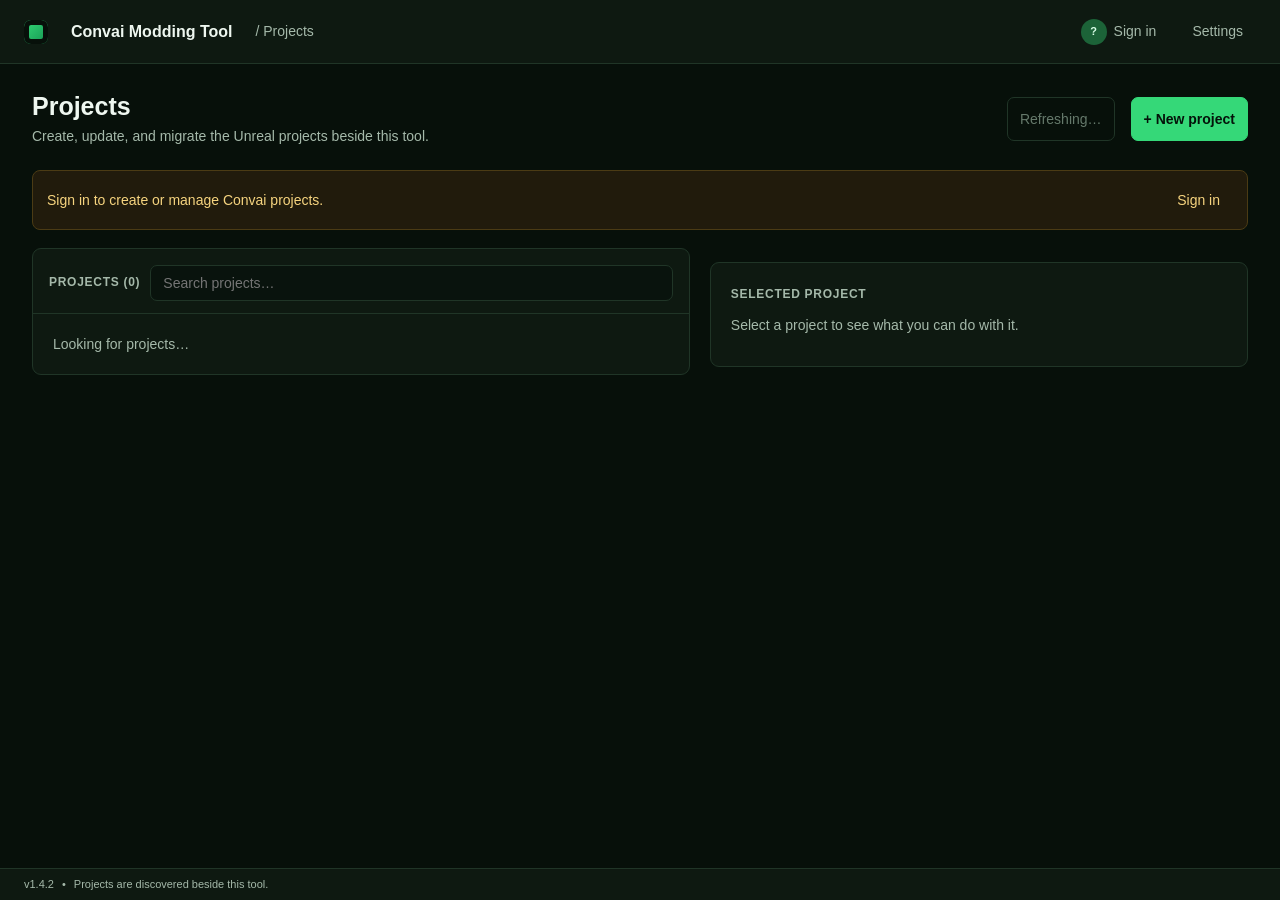
<file: gui/webui/index.html>
<!doctype html>
<html lang="en">
<head>
<meta charset="utf-8">
<meta name="viewport" content="width=device-width, initial-scale=1">
<title>Convai Modding Tool</title>
<link rel="stylesheet" href="styles.css">
</head>
<body>
<div id="app">
  <header class="bar">
    <span class="mark" aria-hidden="true"></span>
    <button class="brand" id="home-button" type="button">Convai Modding Tool</button>
    <span class="crumb" id="crumb">/ Starting</span>
    <span class="spacer"></span>
    <button class="account-button" id="account-button" type="button" hidden>
      <span class="account-avatar" id="account-avatar">?</span><span id="account-label">Sign in</span>
    </button>
    <button class="quiet" id="settings-button" type="button" hidden>Settings</button>
  </header>

  <main class="page" id="page" tabindex="-1"></main>

  <footer class="footer">
    <span id="status-version">Convai Modding Tool</span>
    <span aria-hidden="true">•</span>
    <span class="footer-hint">Projects are discovered beside this tool.</span>
    <span class="spacer"></span>
    <span id="status-right" role="status" aria-live="polite"></span>
  </footer>
</div>

<!-- Sign-in, the account menu and Settings are drawn here, over the page. -->
<div id="overlay"></div>

<script src="app.js"></script>
</body>
</html>
</file>
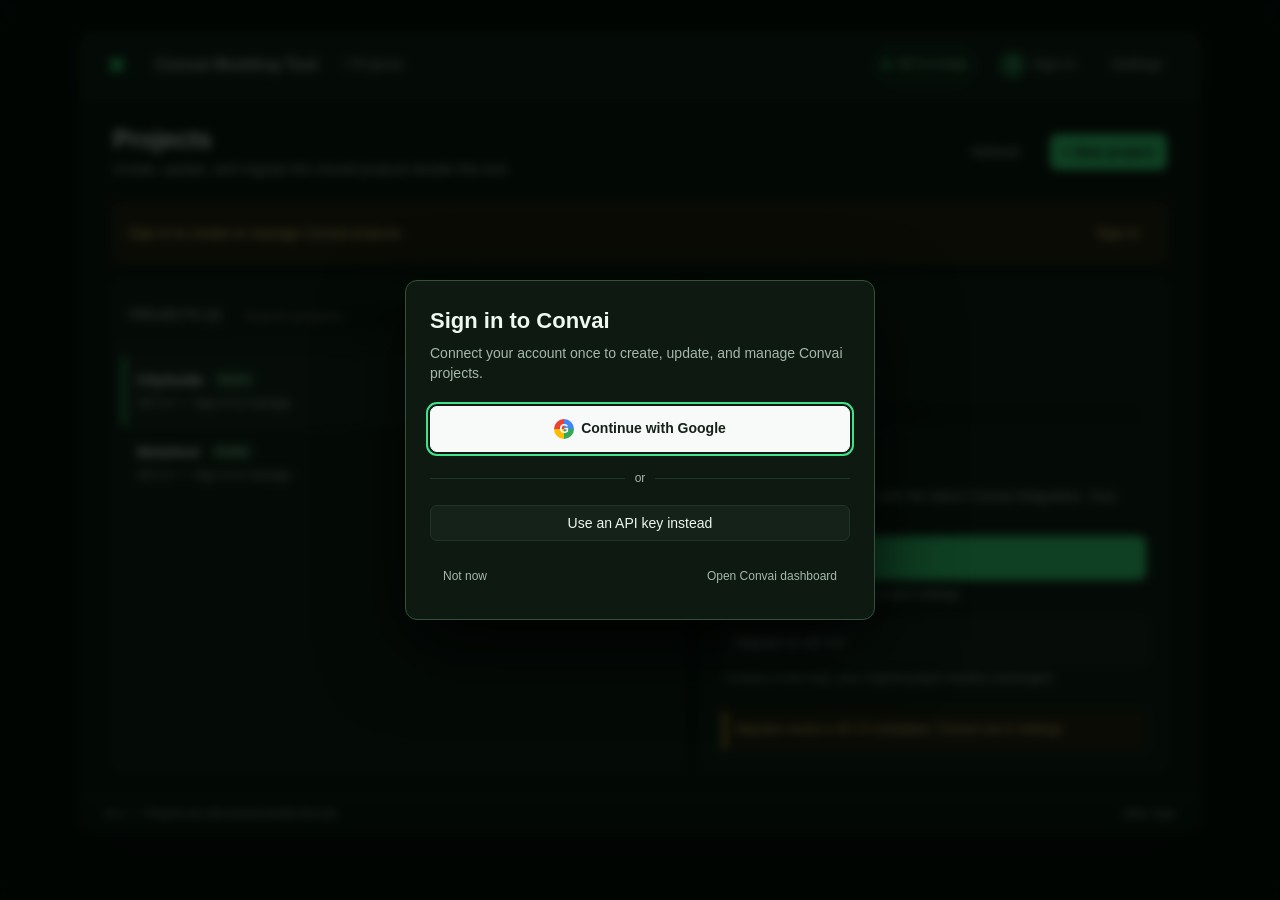
<file: docs/ui-design-preview.html>
<!doctype html>
<html lang="en">
<head>
  <meta charset="utf-8">
  <meta name="viewport" content="width=device-width, initial-scale=1">
  <title>Convai Modding Tool — UI design reference</title>
  <style>
    :root { --app:#07100a; --surface:#0e1911; --raised:#142219; --hover:#1b3022; --border:#203527; --focus:#42e18b; --text:#eef7f0; --muted:#a5b9aa; --accent:#35d878; --accent-hover:#58e996; --ink:#04130a; --warning:#f0bd45; }
    * { box-sizing:border-box; } body { margin:0; background:#020604; color:var(--text); font:14px/1.45 "Segoe UI",sans-serif; padding:32px; }
    .window { max-width:1120px; min-height:700px; margin:auto; background:var(--app); border:1px solid var(--border); border-radius:12px; overflow:hidden; box-shadow:0 24px 70px #000a; }
    .bar,.footer,.title-row,.panel-head,.project-main,.project-meta,.project-title,.stepper,.form-actions { display:flex; align-items:center; }
    .bar { height:64px; padding:0 24px; gap:14px; background:var(--surface); border-bottom:1px solid var(--border); } .mark { width:24px; height:24px; border-radius:7px; background:linear-gradient(135deg,var(--accent),#149450); box-shadow:inset 0 0 0 5px #07100a; } .brand { font-weight:700; font-size:16px; } .crumb { color:var(--muted); } .spacer { flex:1; }
    button,.search,input { min-height:36px; border-radius:7px; border:1px solid var(--border); background:var(--raised); color:var(--text); font:inherit; padding:0 12px; } button { cursor:pointer; } button:hover { background:var(--hover); border-color:#386446; } button:focus-visible,.search:focus-visible,input:focus-visible { outline:2px solid var(--focus); outline-offset:2px; } .primary { border-color:var(--accent); background:var(--accent); color:var(--ink); font-weight:700; } .primary:hover { background:var(--accent-hover); } .quiet { border-color:transparent; background:transparent; color:var(--muted); }
    .chip { display:inline-flex; align-items:center; gap:7px; border:1px solid #255a39; border-radius:999px; color:#93efbb; background:#0a2112; padding:5px 9px; font-size:12px; } .dot { width:7px; height:7px; border-radius:50%; background:var(--accent); }
    .page { padding:28px 32px; } .title-row { gap:16px; margin-bottom:24px; } h1 { font-size:25px; line-height:1.15; margin:0 0 5px; } .intro { margin:0; color:var(--muted); } .grid { display:grid; grid-template-columns:1.1fr .9fr; gap:20px; } .panel { background:var(--surface); border:1px solid var(--border); border-radius:9px; min-width:0; } .panel-head { padding:16px 16px 12px; gap:10px; border-bottom:1px solid var(--border); } .section-label { font-size:12px; font-weight:700; letter-spacing:.06em; color:var(--muted); } .search { flex:1; width:100%; background:#0a140d; }
    .projects { padding:8px; } .project { display:flex; align-items:center; min-height:72px; padding:10px 12px; border-left:3px solid transparent; border-radius:6px; gap:10px; } .project:hover { background:#101e15; } .project.selected { background:var(--raised); border-left-color:var(--accent); } .project-main { min-width:0; flex:1; gap:10px; } .project-title { font-weight:700; gap:8px; } .project-meta { color:var(--muted); font-size:12px; gap:8px; margin-top:4px; } .kind { color:#b6f5cf; font-size:11px; border-radius:99px; padding:2px 7px; background:#10311c; } .state { color:var(--muted); font-size:12px; text-align:right; } .state.warn { color:var(--warning); }
    .detail { padding:20px; } .detail h2 { font-size:20px; margin:0; } .detail .project-meta { margin:6px 0 16px; } .path { overflow:hidden; text-overflow:ellipsis; white-space:nowrap; padding:8px 10px; border:1px solid var(--border); border-radius:6px; background:#09130d; font:12px Consolas,monospace; color:var(--muted); } .detail p { color:var(--muted); margin:20px 0 10px; } .actions { display:flex; align-items:stretch; flex-direction:column; gap:8px; } .actions button { text-align:left; min-height:44px; } .helper { color:var(--muted); font-size:12px; margin:-2px 2px 8px; } .notice { margin-top:16px; padding:10px; border-left:3px solid var(--warning); background:#211b0c; color:#f6d47f; font-size:12px; border-radius:0 6px 6px 0; }
    .new-layout { width:min(100%,680px); margin:0 auto; } .stepper { gap:0; margin:0 0 24px; color:var(--muted); } .step { display:flex; align-items:center; gap:7px; font-size:12px; white-space:nowrap; } .step b { display:grid; place-items:center; width:23px; height:23px; border:1px solid var(--border); border-radius:50%; color:var(--muted); } .step.active { color:var(--text); font-weight:700; } .step.active b { background:var(--accent); border-color:var(--accent); color:var(--ink); } .step-line { height:1px; flex:1; min-width:22px; margin:0 10px; background:var(--border); }
    .form-card { padding:22px; } .form-card h2 { font-size:17px; margin:0 0 18px; } .field { margin-bottom:18px; } .field label { display:block; font-size:12px; font-weight:700; margin-bottom:6px; } .field input { width:100%; min-height:44px; background:#09130d; } .field small { display:block; margin-top:5px; color:var(--muted); } .privacy { padding:10px 12px; border-radius:6px; background:#0a2112; color:#b6f5cf; font-size:12px; } .form-actions { justify-content:flex-end; gap:10px; margin-top:20px; } .form-actions .back { margin-right:auto; } .auth-card { display:flex; align-items:center; gap:12px; padding:14px; border:1px solid var(--border); border-radius:8px; background:#09130d; } .auth-card > div { flex:1; } .auth-card strong,.auth-card span { display:block; } .auth-card span { color:var(--muted); font-size:12px; margin-top:3px; } .google { min-height:42px; background:#f7faf8; border-color:#f7faf8; color:#152119; font-weight:700; } .google:hover { background:#fff; border-color:#fff; } .google-mark { display:inline-grid; place-items:center; width:20px; height:20px; margin-right:7px; border-radius:50%; background:conic-gradient(#4285f4 0 25%,#34a853 0 50%,#fbbc05 0 75%,#ea4335 0); color:#fff; font-size:12px; } .auth-avatar { display:grid; place-items:center; width:34px; height:34px; border-radius:50%; background:#1c6338; color:#d9ffe8; font-weight:700; } .choice-grid { display:grid; grid-template-columns:1fr 1fr; gap:12px; } .choice { min-height:132px; padding:16px; text-align:left; background:#09130d; } .choice.selected { background:#10291a; border:2px solid var(--accent); padding:15px; } .choice strong,.choice span { display:block; } .choice strong { font-size:15px; } .choice span { margin-top:6px; color:var(--muted); font-size:12px; } .checkbox-row { display:flex; gap:10px; align-items:flex-start; margin-top:18px; padding:12px; background:#0a140d; border-radius:7px; color:var(--muted); font-size:12px; } .checkbox-row input { min-height:auto; width:16px; height:16px; accent-color:var(--accent); } .engine-card { display:flex; gap:14px; align-items:flex-start; padding:14px; border:1px solid #255a39; border-radius:7px; background:#0a2112; } .engine-card .dot { margin-top:6px; flex:none; } .engine-card strong,.engine-card span { display:block; } .engine-card span { color:#b6f5cf; font-size:12px; margin-top:3px; } .summary { margin-top:18px; padding:14px; border-radius:7px; background:#09130d; } .summary dl { display:grid; grid-template-columns:120px 1fr; gap:8px; margin:10px 0 0; color:var(--muted); font-size:12px; } .summary dt { color:var(--text); }
    .settings-layout { width:min(100%,760px); margin:0 auto; } .settings-layout .panel { margin-bottom:14px; } .setting-panel { padding:20px; } .setting-panel h2 { font-size:16px; margin:0 0 5px; } .setting-panel > p { margin:0 0 16px; color:var(--muted); } .setting-row { display:flex; align-items:center; gap:14px; padding:12px 0; border-top:1px solid var(--border); } .setting-row:first-of-type { border-top:0; } .setting-row > div { min-width:0; flex:1; } .setting-row strong,.setting-row span { display:block; } .setting-row span { color:var(--muted); font-size:12px; overflow:hidden; text-overflow:ellipsis; white-space:nowrap; } .status-ready { color:#93efbb !important; } .status-muted { color:var(--muted) !important; } .blocked-layout { width:min(100%,540px); margin:76px auto; text-align:center; } .blocked-icon { display:grid; place-items:center; width:46px; height:46px; margin:0 auto 16px; border-radius:50%; background:#382c10; color:var(--warning); font-size:24px; } .blocked-layout h1 { font-size:26px; } .blocked-layout .panel { text-align:left; padding:16px; margin:24px 0; } .version-compare { display:grid; grid-template-columns:1fr 1fr; gap:12px; } .version-compare div { padding:10px; border-radius:6px; background:#09130d; } .version-compare span { display:block; color:var(--muted); font-size:11px; } .version-compare strong { display:block; margin-top:3px; } .blocked-actions { display:flex; justify-content:center; gap:10px; flex-wrap:wrap; }
    .account-button { display:flex; align-items:center; gap:7px; padding:0 8px; border-color:transparent; background:transparent; color:var(--muted); } .account-button:hover { background:var(--raised); } .account-avatar { display:grid; place-items:center; width:26px; height:26px; border-radius:50%; background:#1c6338; color:#d9ffe8; font-size:11px; font-weight:700; } .account-menu { position:absolute; z-index:4; top:58px; right:86px; width:248px; padding:8px; background:#142219; border:1px solid var(--border); border-radius:9px; box-shadow:0 18px 44px #000b; } .account-menu .identity { padding:10px; border-bottom:1px solid var(--border); } .account-menu .identity strong,.account-menu .identity span { display:block; } .account-menu .identity span { color:var(--muted); font-size:12px; } .account-menu button { width:100%; border-color:transparent; text-align:left; background:transparent; } .account-menu button:hover { background:var(--hover); } .modal-layer { position:fixed; z-index:10; inset:0; display:grid; place-items:center; padding:20px; background:#020604b8; backdrop-filter:blur(5px); } .modal { width:min(100%,470px); padding:24px; background:var(--surface); border:1px solid #31513b; border-radius:12px; box-shadow:0 28px 80px #000d; } .modal h2 { margin:0 0 6px; font-size:22px; } .modal .intro { margin-bottom:22px; } .modal .google { width:100%; min-height:46px; } .modal-divider { display:flex; align-items:center; gap:10px; margin:18px 0; color:var(--muted); font-size:12px; } .modal-divider::before,.modal-divider::after { content:""; height:1px; flex:1; background:var(--border); } .api-form { display:flex; gap:8px; } .api-form input { min-width:0; flex:1; } .modal-foot { display:flex; justify-content:space-between; align-items:center; margin-top:18px; color:var(--muted); font-size:12px; } .home-auth { display:flex; align-items:center; gap:10px; margin-bottom:18px; padding:11px 14px; border:1px solid #4b3b14; border-radius:8px; background:#211b0c; color:#f6d47f; } .home-auth button { margin-left:auto; color:#f6d47f; }
    .footer { height:32px; gap:8px; padding:0 24px; border-top:1px solid var(--border); color:var(--muted); font-size:11px; } .hidden { display:none; }
    @media(max-width:1000px){body{padding:12px}.page{padding:24px}.grid{grid-template-columns:1fr}.window{min-height:0}.crumb{display:none}} @media(max-width:620px){.page{padding:18px}.bar{padding:0 14px}.chip{display:none}.title-row{align-items:flex-start}.title-row .spacer{display:none}.project .state{display:none}.step{font-size:0}.step b{font-size:12px}.step-line{margin:0 7px}}
  </style>
</head>
<body>
  <main class="window" aria-label="Convai Modding Tool design reference">
    <header class="bar"><span class="mark" aria-hidden="true"></span><button class="brand quiet" id="home-button">Convai Modding Tool</button><span class="crumb" id="crumb">/ Projects</span><span class="spacer"></span><button class="chip"><span class="dot"></span>UE 5.4 ready</button><button class="account-button" id="account-button"><span class="account-avatar">?</span><span id="account-label">Sign in</span></button><button class="quiet" id="settings-button">Settings</button></header>
    <section class="page" id="shelf-page">
      <div class="title-row"><div><h1>Projects</h1><p class="intro">Create, update, and migrate the Unreal projects beside this tool.</p></div><span class="spacer"></span><button class="quiet">Refresh</button><button class="primary" id="new-project-button">+ New project</button></div><div class="home-auth" id="home-auth"><span>Sign in to create or manage Convai projects.</span><button class="quiet" id="home-signin">Sign in</button></div>
      <div class="grid"><section class="panel"><div class="panel-head"><span class="section-label">PROJECTS (2)</span><input class="search" aria-label="Search projects" placeholder="Search projects…"></div><div class="projects"><div class="project selected" tabindex="0"><div class="project-main"><div><div class="project-title">CityGuide <span class="kind">Scene</span></div><div class="project-meta">UE 5.4 <span>•</span> Sign in to manage</div></div></div><span class="state">Ready to update</span></div><div class="project"><div class="project-main"><div><div class="project-title">MetaHost <span class="kind">Avatar</span></div><div class="project-meta">UE 5.3 <span>•</span> Sign in to manage</div></div></div><span class="state warn">Needs migration</span></div></div></section>
      <aside class="panel detail"><span class="section-label">SELECTED PROJECT</span><div class="project-title" style="margin-top:7px"><h2>CityGuide</h2><span class="kind">Scene</span></div><div class="project-meta">UE 5.4 <span>•</span> Sign in to manage</div><div class="path" title="E:\Convai\CityGuide">E:\Convai\CityGuide</div><button class="quiet" style="padding-left:0">Copy path</button><p>Keep this project current with the latest Convai integration. Your content stays in place.</p><div class="actions"><button class="primary">Update project</button><span class="helper">Updates Convai plugins and project settings.</span><button>Migrate to UE 5.5</button><span class="helper">Creates a new copy; your original project remains unchanged.</span></div><div class="notice">Migration needs a UE 5.5 installation. Choose one in Settings.</div></aside></div>
    </section>
    <section class="page hidden" id="new-project-page">
      <div class="new-layout"><div class="title-row"><div><h1>New project</h1><p class="intro">Start with an Unreal project configured for Convai.</p></div><span class="spacer"></span><span class="chip">Step 1 of 3</span></div>
        <div class="stepper" aria-label="New project progress"><span class="step active"><b>1</b>Project details</span><span class="step-line"></span><span class="step"><b>2</b>Project type</span><span class="step-line"></span><span class="step"><b>3</b>Unreal Engine</span></div>
        <section class="panel form-card wizard-step" data-step="1"><h2>Project details</h2><div class="field"><label for="project-name">Project name</label><input id="project-name" autocomplete="off" placeholder="e.g. CityGuide"><small>Letters, digits, and underscores only.</small></div><p class="privacy">Signed in with your Convai account. You can change your account from the profile menu beside Settings.</p><div class="form-actions"><button id="cancel-new" type="button">Cancel</button><button class="primary" id="continue-step-1" type="button">Continue</button></div></section>
        <section class="panel form-card wizard-step hidden" data-step="2"><h2>What are you creating?</h2><p class="intro" style="margin:-10px 0 18px">Choose the starting point that best fits your project.</p><div class="choice-grid"><button class="choice selected" data-type="Scene"><strong>Scene</strong><span>Environment or gameplay project.</span></button><button class="choice" data-type="Avatar"><strong>Avatar</strong><span>Character project with an interactive persona.</span></button></div><label class="checkbox-row hidden" id="metahuman-option"><input id="metahuman" type="checkbox"> <span><strong style="color:var(--text)">This is a MetaHuman avatar</strong><br>Include the MetaHuman-specific setup.</span></label><div class="form-actions"><button class="back" id="back-step-2" type="button">Back</button><button class="primary" id="continue-step-2" type="button">Continue</button></div></section>
        <section class="panel form-card wizard-step hidden" data-step="3"><h2>Unreal Engine setup</h2><p class="intro" style="margin:-10px 0 18px">Confirm the Unreal Engine installation for this project.</p><div class="engine-card"><span class="dot"></span><div><strong>Unreal Engine 5.4 detected</strong><span>E:\Epic Games\UE_5.4</span></div><button class="quiet" style="margin-left:auto">Choose folder</button></div><div class="summary"><strong>Project summary</strong><dl><dt>Project</dt><dd id="summary-name">Your new project</dd><dt>Type</dt><dd id="summary-type">Scene</dd><dt>Engine</dt><dd>Unreal Engine 5.4</dd></dl></div><div class="form-actions"><button class="back" id="back-step-3" type="button">Back</button><button class="primary" id="create-project" type="button">Create project</button></div></section>
      </div>
    </section>
    <section class="page hidden" id="settings-page">
      <div class="settings-layout"><div class="title-row"><div><h1>Settings</h1><p class="intro">Configure the local tools used by your projects.</p></div><span class="spacer"></span><button id="close-settings">Close</button></div>
        <section class="panel setting-panel"><h2>Unreal Engine</h2><p>Your detected installation is used when creating and updating projects.</p><div class="setting-row"><span class="dot"></span><div><strong>Unreal Engine 5.4</strong><span class="status-ready">Ready · E:\Epic Games\UE_5.4</span></div><button>Choose folder</button></div></section>
        <section class="panel setting-panel"><h2>Linux packaging</h2><p>Only needed when an asset uploader packages projects for Linux.</p><div class="setting-row"><div><strong>Linux packaging is off</strong><span class="status-muted">The Linux toolchain is not required for your current setup.</span></div><button>Install Linux toolchain</button></div></section>
        <section class="panel setting-panel"><h2>About</h2><div class="setting-row"><div><strong>Convai Modding Tool v1.x</strong><span>Updates are checked when the tool starts.</span></div><button class="quiet" id="check-updates">Check for updates</button></div></section>
      </div>
    </section>
    <section class="page hidden" id="update-required-page">
      <div class="blocked-layout"><div class="blocked-icon">↑</div><h1>A newer version is required</h1><p class="intro">Update Convai Modding Tool to continue creating, updating, and migrating projects.</p><section class="panel"><div class="version-compare"><div><span>INSTALLED</span><strong>v1.4.2</strong></div><div><span>REQUIRED</span><strong>v1.5.0</strong></div></div><p style="margin:14px 0 0;color:var(--muted);font-size:12px">Updating protects compatibility with the current Convai plugins and Unreal Engine workflow.</p></section><div class="blocked-actions"><button class="primary">Download latest version</button><button id="retry-update">Check again</button><button class="quiet" id="back-update">Back to Settings</button></div></div>
    </section>
    <footer class="footer">v1.x <span>•</span><span>Projects are discovered beside this tool.</span><span class="spacer"></span><span>Help / logs</span></footer>
  </main>
  <aside class="account-menu hidden" id="account-menu" aria-label="Convai account menu"><div class="identity"><strong>Alex Chen</strong><span>alex.chen@example.com</span></div><button id="open-dashboard">Open Convai dashboard</button><button id="switch-account">Switch account</button><button id="logout-button">Log out</button></aside>
  <div class="modal-layer" id="signin-modal" role="dialog" aria-modal="true" aria-labelledby="signin-title"><section class="modal" id="signin-choice"><h2 id="signin-title">Sign in to Convai</h2><p class="intro">Connect your account once to create, update, and manage Convai projects.</p><button class="google" id="modal-google-signin"><span class="google-mark">G</span>Continue with Google</button><div class="modal-divider">or</div><button id="show-api-signin" style="width:100%">Use an API key instead</button><div class="modal-foot"><button class="quiet" id="signin-later">Not now</button><button class="quiet" id="modal-dashboard">Open Convai dashboard</button></div></section><section class="modal hidden" id="signin-api"><button class="quiet" id="back-to-signin" style="padding-left:0">← Back</button><h2>Sign in with an API key</h2><p class="intro">For existing users who prefer to connect with a key.</p><div class="api-form"><input id="modal-api-key" type="password" placeholder="Paste your Convai API key"><button class="primary" id="api-signin">Sign in</button></div><p class="privacy">Your key is stored securely and is never displayed in project screens or logs.</p></section></div>
  <script>
    const shelf = document.querySelector('#shelf-page'), newProject = document.querySelector('#new-project-page'), settings = document.querySelector('#settings-page'), updateRequired = document.querySelector('#update-required-page'), crumb = document.querySelector('#crumb'), steps = [...document.querySelectorAll('.wizard-step')], indicators = [...document.querySelectorAll('.step')], signinModal = document.querySelector('#signin-modal'), signinChoice = document.querySelector('#signin-choice'), signinApi = document.querySelector('#signin-api'), accountMenu = document.querySelector('#account-menu');
    let currentStep = 1, projectType = 'Scene', signedIn = false;
    const showStep = step => { currentStep = step; steps.forEach(panel => panel.classList.toggle('hidden', Number(panel.dataset.step) !== step)); indicators.forEach((indicator, index) => indicator.classList.toggle('active', index + 1 === step)); document.querySelector('#new-project-page .chip').textContent = `Step ${step} of 3`; if (step === 3) { document.querySelector('#summary-name').textContent = document.querySelector('#project-name').value || 'Your new project'; document.querySelector('#summary-type').textContent = projectType; } };
    const showSignin = () => { signinModal.classList.remove('hidden'); signinChoice.classList.remove('hidden'); signinApi.classList.add('hidden'); document.querySelector('#modal-google-signin').focus(); };
    const completeSignin = () => { signedIn = true; signinModal.classList.add('hidden'); accountMenu.classList.add('hidden'); document.querySelector('#account-label').textContent = 'Alex Chen'; document.querySelector('#account-button .account-avatar').textContent = 'AC'; document.querySelector('#home-auth').classList.add('hidden'); document.querySelectorAll('.project-meta').forEach(meta => meta.innerHTML = meta.innerHTML.replace('Sign in to manage', 'Convai connected')); };
    const signOut = () => { signedIn = false; accountMenu.classList.add('hidden'); document.querySelector('#account-label').textContent = 'Sign in'; document.querySelector('#account-button .account-avatar').textContent = '?'; document.querySelector('#home-auth').classList.remove('hidden'); document.querySelectorAll('.project-meta').forEach(meta => meta.innerHTML = meta.innerHTML.replace('Convai connected', 'Sign in to manage')); showSignin(); };
    const hidePages = () => [shelf, newProject, settings, updateRequired].forEach(page => page.classList.add('hidden'));
    const openNewProject = () => { hidePages(); newProject.classList.remove('hidden'); crumb.textContent = '/ New project'; showStep(1); document.querySelector('#project-name').focus(); };
    const openShelf = () => { hidePages(); shelf.classList.remove('hidden'); crumb.textContent = '/ Projects'; document.querySelector('#new-project-button').focus(); };
    const openSettings = () => { hidePages(); settings.classList.remove('hidden'); crumb.textContent = '/ Settings'; document.querySelector('#close-settings').focus(); };
    const openUpdateRequired = () => { hidePages(); updateRequired.classList.remove('hidden'); crumb.textContent = '/ Update required'; document.querySelector('#retry-update').focus(); };
    document.querySelector('#new-project-button').addEventListener('click', () => signedIn ? openNewProject() : showSignin()); document.querySelector('#cancel-new').addEventListener('click', openShelf); document.querySelector('#home-button').addEventListener('click', openShelf); document.querySelector('#settings-button').addEventListener('click', openSettings); document.querySelector('#close-settings').addEventListener('click', openShelf); document.querySelector('#check-updates').addEventListener('click', openUpdateRequired); document.querySelector('#back-update').addEventListener('click', openSettings); document.querySelector('#retry-update').addEventListener('click', openUpdateRequired); document.querySelector('#continue-step-1').addEventListener('click', () => showStep(2)); document.querySelector('#back-step-2').addEventListener('click', () => showStep(1)); document.querySelector('#continue-step-2').addEventListener('click', () => showStep(3)); document.querySelector('#back-step-3').addEventListener('click', () => showStep(2));
    document.querySelector('#account-button').addEventListener('click', () => signedIn ? accountMenu.classList.toggle('hidden') : showSignin()); document.querySelector('#home-signin').addEventListener('click', showSignin); document.querySelector('#signin-later').addEventListener('click', () => signinModal.classList.add('hidden')); document.querySelector('#modal-google-signin').addEventListener('click', completeSignin); document.querySelector('#show-api-signin').addEventListener('click', () => { signinChoice.classList.add('hidden'); signinApi.classList.remove('hidden'); document.querySelector('#modal-api-key').focus(); }); document.querySelector('#back-to-signin').addEventListener('click', () => { signinApi.classList.add('hidden'); signinChoice.classList.remove('hidden'); }); document.querySelector('#api-signin').addEventListener('click', completeSignin); document.querySelector('#switch-account').addEventListener('click', showSignin); document.querySelector('#logout-button').addEventListener('click', signOut); document.querySelector('#open-dashboard').addEventListener('click', () => alert('Preview: opens the Convai dashboard.')); document.querySelector('#modal-dashboard').addEventListener('click', () => alert('Preview: opens the Convai dashboard.'));
    document.querySelectorAll('.choice').forEach(choice => choice.addEventListener('click', () => { projectType = choice.dataset.type; document.querySelectorAll('.choice').forEach(item => item.classList.toggle('selected', item === choice)); document.querySelector('#metahuman-option').classList.toggle('hidden', projectType !== 'Avatar'); }));
    showSignin();
  </script>
</body>
</html>
</file>
<file: gui/webui/styles.css>
/* Convai Modding Tool — the whole look, lifted from docs/ui-design-preview.html and
   extended with the screens the mock does not have (boot, review, activity).
   Tokens are the table in docs/ui-design.md; nothing below hard-codes a colour. */

:root {
  --app: #07100a;
  --surface: #0e1911;
  --raised: #142219;
  --hover: #1b3022;
  --border: #203527;
  --focus: #42e18b;
  --text: #eef7f0;
  --muted: #a5b9aa;
  --disabled: #65796b;
  --accent: #35d878;
  --accent-hover: #58e996;
  --ink: #04130a;
  --warning: #f0bd45;
  --danger: #ff7469;
  --field: #09130d;

  /* Tinted surfaces: background, border, and the text that stays legible on them. */
  --ok-soft: #0a2112;
  --ok-border: #255a39;
  --ok-text: #93efbb;
  --warn-soft: #211b0c;
  --warn-border: #4b3b14;
  --warn-text: #f6d47f;
  --danger-soft: #241010;
  --danger-border: #5c2a24;
  --danger-text: #ffb3ab;
}

* { box-sizing: border-box; }
[hidden] { display: none !important; }

html, body { height: 100%; }

body {
  margin: 0;
  background: var(--app);
  color: var(--text);
  font: 14px/1.45 "Segoe UI", Tahoma, sans-serif;
  /* The page scrolls, the window does not: a desktop window has no horizontal scrollbar. */
  overflow: hidden;
}

#app { display: flex; flex-direction: column; height: 100%; }

:focus-visible { outline: 2px solid var(--focus); outline-offset: 2px; }

.spacer { flex: 1; }
.section-label { font-size: 12px; font-weight: 700; letter-spacing: .06em; color: var(--muted); }
.muted { color: var(--muted); }
.warn-text { color: var(--warn-text); }
.danger-text { color: var(--danger-text); }
.ok-text { color: var(--ok-text); }

/* ---------- app bar ---------- */

.bar {
  display: flex;
  align-items: center;
  flex: none;
  height: 64px;
  padding: 0 24px;
  gap: 14px;
  background: var(--surface);
  border-bottom: 1px solid var(--border);
}

.mark {
  width: 24px; height: 24px;
  flex: none;
  border-radius: 7px;
  background: linear-gradient(135deg, var(--accent), #149450);
  box-shadow: inset 0 0 0 5px var(--app);
}

.brand {
  font-weight: 700;
  font-size: 16px;
  min-height: 36px;
  padding: 0 8px;
  border: 1px solid transparent;
  border-radius: 7px;
  background: transparent;
  color: var(--text);
  font-family: inherit;
  cursor: pointer;
}
.brand:hover:not(:disabled) { background: var(--raised); }
.crumb { color: var(--muted); white-space: nowrap; }

.account-button {
  display: flex;
  align-items: center;
  gap: 7px;
  min-height: 36px;
  padding: 0 8px;
  border: 1px solid transparent;
  border-radius: 7px;
  background: transparent;
  color: var(--muted);
  font: inherit;
  cursor: pointer;
}
.account-button:hover:not(:disabled) { background: var(--raised); color: var(--text); }
.account-avatar {
  display: grid; place-items: center;
  width: 26px; height: 26px;
  flex: none;
  border-radius: 50%;
  background: #1c6338;
  color: #d9ffe8;
  font-size: 11px;
  font-weight: 700;
}

/* ---------- controls ---------- */

button, input, .search {
  min-height: 36px;
  border-radius: 7px;
  border: 1px solid var(--border);
  background: var(--raised);
  color: var(--text);
  font: inherit;
  padding: 0 12px;
}
button { cursor: pointer; }
button:hover:not(:disabled) { background: var(--hover); border-color: #386446; }
button:disabled { color: var(--disabled); cursor: default; border-color: var(--border); background: var(--surface); }

.primary { border-color: var(--accent); background: var(--accent); color: var(--ink); font-weight: 700; }
.primary:hover:not(:disabled) { background: var(--accent-hover); border-color: var(--accent-hover); }
.primary:disabled { background: var(--surface); border-color: var(--border); color: var(--disabled); }

.quiet { border-color: transparent; background: transparent; color: var(--muted); }
.quiet:hover:not(:disabled) { background: var(--raised); color: var(--text); border-color: transparent; }
.quiet:disabled { background: transparent; }

.tall { min-height: 44px; }
.flat-left { padding-left: 0; }

.chip {
  display: inline-flex;
  align-items: center;
  gap: 7px;
  min-height: 30px;
  border: 1px solid var(--ok-border);
  border-radius: 999px;
  color: var(--ok-text);
  background: var(--ok-soft);
  padding: 4px 10px;
  font-size: 12px;
  white-space: nowrap;
}
.chip.warn { border-color: var(--warn-border); background: var(--warn-soft); color: var(--warn-text); }
.chip.danger { border-color: var(--danger-border); background: var(--danger-soft); color: var(--danger-text); }
.chip.neutral { border-color: var(--border); background: var(--raised); color: var(--muted); }
.dot { width: 7px; height: 7px; flex: none; border-radius: 50%; background: currentColor; }
.chip .dot { background: var(--accent); }
.chip.warn .dot { background: var(--warning); }
.chip.danger .dot { background: var(--danger); }
.chip.neutral .dot { background: var(--muted); }

/* ---------- page frame ---------- */

.page {
  flex: 1;
  min-height: 0;
  overflow-y: auto;
  overflow-x: hidden;
  padding: 28px 32px;
}

.title-row { display: flex; align-items: center; gap: 16px; margin-bottom: 24px; }
h1 { font-size: 25px; line-height: 1.15; margin: 0 0 5px; }
h2 { font-size: 17px; margin: 0; }
.intro { margin: 0; color: var(--muted); }

.footer {
  display: flex;
  align-items: center;
  flex: none;
  height: 32px;
  gap: 8px;
  padding: 0 24px;
  border-top: 1px solid var(--border);
  background: var(--surface);
  color: var(--muted);
  font-size: 11px;
}
.footer > span { white-space: nowrap; overflow: hidden; text-overflow: ellipsis; }

.panel { background: var(--surface); border: 1px solid var(--border); border-radius: 9px; min-width: 0; }
.panel + .panel { margin-top: 14px; }

/* ---------- shelf ---------- */

.grid { display: grid; grid-template-columns: 1.1fr .9fr; gap: 20px; align-items: start; }

.panel-head { display: flex; align-items: center; padding: 16px 16px 12px; gap: 10px; border-bottom: 1px solid var(--border); }
.search { flex: 1; width: 100%; min-width: 0; background: var(--field); }

.projects { padding: 8px; }
.project {
  display: flex;
  align-items: center;
  width: 100%;
  min-height: 72px;
  padding: 10px 12px;
  gap: 10px;
  text-align: left;
  border: 1px solid transparent;
  border-left: 3px solid transparent;
  border-radius: 6px;
  background: transparent;
  color: inherit;
  font: inherit;
}
.project:hover { background: #101e15; border-color: transparent; border-left-color: transparent; }
.project.selected { background: var(--raised); border-left-color: var(--accent); }
.project.selected:hover { background: var(--raised); border-left-color: var(--accent); }
.project-main { display: flex; align-items: center; min-width: 0; flex: 1; gap: 10px; }
.project-title { display: flex; align-items: center; font-weight: 700; gap: 8px; min-width: 0; }
.project-title .name { overflow: hidden; text-overflow: ellipsis; white-space: nowrap; }
.project-meta { display: flex; align-items: center; color: var(--muted); font-size: 12px; gap: 8px; margin-top: 4px; flex-wrap: wrap; }
.kind { color: #b6f5cf; font-size: 11px; border-radius: 99px; padding: 2px 7px; background: #10311c; white-space: nowrap; }
.state { color: var(--muted); font-size: 12px; text-align: right; flex: none; max-width: 40%; }
.state.warn { color: var(--warning); }
.state.muted { color: var(--disabled); }

.list-note { padding: 12px; color: var(--muted); }
.list-note.danger { color: var(--danger-text); }

.detail { padding: 20px; }
.detail h2 { font-size: 20px; margin: 0; }
.detail .project-title { margin-top: 7px; }
.detail .project-meta { margin: 6px 0 16px; }
.path {
  overflow: hidden; text-overflow: ellipsis; white-space: nowrap;
  padding: 8px 10px;
  border: 1px solid var(--border);
  border-radius: 6px;
  background: var(--field);
  font: 12px Consolas, "Courier New", monospace;
  color: var(--muted);
}
.detail p { color: var(--muted); margin: 20px 0 10px; }
.actions { display: flex; align-items: stretch; flex-direction: column; gap: 8px; }
.actions button { text-align: left; min-height: 44px; }
.helper { color: var(--muted); font-size: 12px; margin: -2px 2px 8px; }
.helper.warn { color: var(--warn-text); }

.notice {
  margin-top: 16px;
  padding: 10px 12px;
  border-left: 3px solid var(--warning);
  background: var(--warn-soft);
  color: var(--warn-text);
  font-size: 12px;
  border-radius: 0 6px 6px 0;
}
.notice.danger { border-left-color: var(--danger); background: var(--danger-soft); color: var(--danger-text); }
.notice.ok { border-left-color: var(--accent); background: var(--ok-soft); color: var(--ok-text); }

.home-auth {
  display: flex; align-items: center; gap: 10px;
  margin-bottom: 18px;
  padding: 11px 14px;
  border: 1px solid var(--warn-border);
  border-radius: 8px;
  background: var(--warn-soft);
  color: var(--warn-text);
}
.home-auth button { margin-left: auto; color: var(--warn-text); }

.empty { max-width: 460px; margin: 48px auto 0; padding: 32px; text-align: center; }
.empty h2 { margin: 0 0 8px; }
.empty p { color: var(--muted); margin: 0 0 20px; }
.empty .row { display: flex; justify-content: center; gap: 8px; }

/* ---------- forms (new project) ---------- */

.form-layout { width: min(100%, 680px); margin: 0 auto; }
.stepper { display: flex; align-items: center; gap: 0; margin: 0 0 24px; color: var(--muted); }
.step { display: flex; align-items: center; gap: 7px; font-size: 12px; white-space: nowrap; }
.step b { display: grid; place-items: center; width: 23px; height: 23px; border: 1px solid var(--border); border-radius: 50%; color: var(--muted); }
.step.active { color: var(--text); font-weight: 700; }
.step.active b { background: var(--accent); border-color: var(--accent); color: var(--ink); }
.step.done b { border-color: var(--accent); color: var(--accent); }
.step-line { height: 1px; flex: 1; min-width: 22px; margin: 0 10px; background: var(--border); }

.form-card { padding: 22px; }
.form-card h2 { margin: 0 0 18px; }
.form-card .intro { margin: -10px 0 18px; }
.field { margin-bottom: 18px; }
.field label { display: block; font-size: 12px; font-weight: 700; margin-bottom: 6px; }
.field input { width: 100%; min-height: 44px; background: var(--field); }
.field small { display: block; margin-top: 5px; color: var(--muted); }
/* Reserved so a validation message cannot shift the layout under the pointer. */
.field .error { display: block; min-height: 17px; margin-top: 5px; color: var(--danger-text); font-size: 12px; }
.field.invalid input { border-color: var(--danger); }

.form-actions { display: flex; align-items: center; justify-content: flex-end; gap: 10px; margin-top: 20px; }
.form-actions .back { margin-right: auto; }
.form-actions .reason { color: var(--warn-text); font-size: 12px; text-align: right; }

.privacy { padding: 10px 12px; border-radius: 6px; background: var(--ok-soft); color: var(--ok-text); font-size: 12px; }
.privacy.warn { background: var(--warn-soft); color: var(--warn-text); }
.privacy strong { display: block; margin-bottom: 3px; }

.choice-grid { display: grid; grid-template-columns: 1fr 1fr; gap: 12px; }
.choice { min-height: 132px; padding: 16px; text-align: left; background: var(--field); }
.choice.selected { background: #10291a; border: 2px solid var(--accent); padding: 15px; }
.choice strong, .choice span { display: block; }
.choice strong { font-size: 15px; }
.choice span { margin-top: 6px; color: var(--muted); font-size: 12px; }

.checkbox-row {
  display: flex; gap: 10px; align-items: flex-start;
  margin-top: 18px; padding: 12px;
  background: var(--field);
  border-radius: 7px;
  color: var(--muted);
  font-size: 12px;
}
.checkbox-row input { min-height: auto; width: 16px; height: 16px; margin-top: 2px; accent-color: var(--accent); }
.checkbox-row strong { color: var(--text); }

.engine-card {
  display: flex; gap: 14px; align-items: flex-start;
  padding: 14px;
  border: 1px solid var(--ok-border);
  border-radius: 7px;
  background: var(--ok-soft);
}
.engine-card.warn { border-color: var(--warn-border); background: var(--warn-soft); }
.engine-card .dot { margin-top: 6px; background: var(--accent); }
.engine-card.warn .dot { background: var(--warning); }
.engine-card > div { flex: 1; min-width: 0; }
.engine-card strong { display: block; }
.engine-card span { display: block; color: var(--ok-text); font-size: 12px; margin-top: 3px; overflow-wrap: anywhere; }
.engine-card.warn span { color: var(--warn-text); }

.summary { margin-top: 18px; padding: 14px; border-radius: 7px; background: var(--field); }
.summary dl { display: grid; grid-template-columns: 120px 1fr; gap: 8px; margin: 10px 0 0; color: var(--muted); font-size: 12px; }
.summary dt { color: var(--text); }
.summary dd { margin: 0; overflow-wrap: anywhere; }

/* ---------- review ---------- */

.review-layout { width: min(100%, 820px); }
.card-title { padding: 14px 18px 0; }
.card-body { padding: 14px 18px 18px; }
.detail-row { padding: 8px 0; border-top: 1px solid var(--border); }
.detail-row:first-child { border-top: 0; padding-top: 0; }
.detail-row .label { display: block; color: var(--muted); font-size: 12px; }
.detail-row .value { display: flex; align-items: center; gap: 10px; margin-top: 3px; }
.detail-row .value > span { flex: 1; min-width: 0; overflow-wrap: anywhere; }
.detail-row .value .mono { font: 12px Consolas, "Courier New", monospace; color: var(--muted); }
.detail-row .value.warn > span { color: var(--warn-text); }

.steps-ordered { margin: 0; padding-left: 22px; color: var(--text); }
.steps-ordered li { margin-bottom: 4px; }
.bullets { margin: 0; padding-left: 22px; color: var(--text); }
.bullets li { margin-bottom: 4px; }
.bullets li::marker { color: var(--accent); }

.blocker {
  padding: 14px;
  border: 1px solid var(--danger-border);
  border-radius: 8px;
  background: var(--danger-soft);
  color: var(--danger-text);
  margin-bottom: 16px;
}
.blocker strong { display: block; margin-bottom: 4px; }
.blocker .row { display: flex; gap: 8px; margin-top: 12px; flex-wrap: wrap; }

.reasons { margin: 0 0 16px; padding: 0; list-style: none; color: var(--warn-text); }
.reasons li { margin-bottom: 6px; }

.page-actions { display: flex; align-items: center; gap: 10px; margin-top: 20px; }
.page-actions .spacer { flex: 1; }

/* ---------- boot / blocked ---------- */

.boot-layout { width: min(100%, 480px); margin: 76px auto 0; }
.boot-card { padding: 22px; }
.boot-card h2 { margin: 0; }
.boot-card .intro { margin-top: 4px; }

.blocked-layout { width: min(100%, 540px); margin: 60px auto 0; }
.blocked-icon {
  display: grid; place-items: center;
  width: 46px; height: 46px;
  margin-bottom: 16px;
  border-radius: 50%;
  background: var(--warn-soft);
  color: var(--warning);
}
.blocked-icon.danger { background: var(--danger-soft); color: var(--danger); }
.blocked-icon svg { width: 22px; height: 22px; }
.blocked-layout h1 { font-size: 26px; margin-top: 12px; }
.blocked-layout .panel { padding: 16px; margin: 24px 0; }
.version-compare { display: grid; grid-template-columns: 1fr 1fr; gap: 12px; }
.version-compare div { padding: 10px; border-radius: 6px; background: var(--field); }
.version-compare span { display: block; color: var(--muted); font-size: 11px; letter-spacing: .06em; }
.version-compare strong { display: block; margin-top: 3px; }
.blocked-actions { display: flex; gap: 10px; flex-wrap: wrap; }

.details-box {
  margin-top: 8px;
  padding: 10px 12px;
  max-height: 160px;
  overflow: auto;
  border: 1px solid var(--border);
  border-radius: 7px;
  background: var(--field);
}
.details-box pre { margin: 0; font: 12px/1.5 Consolas, "Courier New", monospace; color: var(--muted); white-space: pre-wrap; overflow-wrap: anywhere; }

/* ---------- activity / run ---------- */

.run-layout { width: min(100%, 860px); }

.progress { height: 4px; border-radius: 2px; background: var(--raised); overflow: hidden; }
.progress::after {
  content: ""; display: block; height: 100%; width: 38%;
  border-radius: 2px; background: var(--accent);
  animation: progress-slide 1.3s ease-in-out infinite;
}
@keyframes progress-slide { from { transform: translateX(-100%); } to { transform: translateX(300%); } }
@media (prefers-reduced-motion: reduce) {
  .progress::after { width: 100%; animation: none; opacity: .45; }
}

.steplist { display: flex; flex-direction: column; gap: 10px; margin: 24px 0 0; padding: 0; list-style: none; }
.steplist li { display: flex; align-items: flex-start; gap: 10px; color: var(--muted); font-size: 13px; }
.steplist .marker {
  display: grid; place-items: center;
  width: 16px; height: 16px; flex: none; margin-top: 2px;
  border: 1px solid var(--border); border-radius: 50%;
}
.steplist li.active { color: var(--text); font-weight: 600; }
.steplist li.active .marker { border-color: var(--accent); }
.steplist li.active .marker::after { content: ""; width: 8px; height: 8px; border-radius: 50%; background: var(--accent); }
.steplist li.done .marker { background: var(--accent); border-color: var(--accent); color: var(--ink); }
.steplist li.done .marker svg { width: 10px; height: 10px; }

.result { margin-top: 24px; padding: 20px; border: 1px solid; border-radius: 9px; }
.result.ok { background: var(--ok-soft); border-color: var(--ok-border); color: var(--ok-text); }
.result.fail { background: var(--danger-soft); border-color: var(--danger-border); color: var(--danger-text); }
.result h2 { color: inherit; font-size: 18px; }
.result p { margin: 8px 0 0; color: inherit; }

.log-section { margin-top: 24px; }
.log-head { display: flex; align-items: center; gap: 8px; flex-wrap: wrap; }
.log-box {
  height: 160px; margin-top: 8px; padding: 10px 12px;
  overflow: auto;
  border: 1px solid var(--border); border-radius: 7px;
  background: var(--raised);
}
.log-box pre { margin: 0; font: 12px/1.5 Consolas, "Courier New", monospace; color: var(--text); white-space: pre-wrap; overflow-wrap: anywhere; }

/* ---------- overlays: sign-in, account menu, settings ---------- */

.modal-layer {
  position: fixed; z-index: 10; inset: 0;
  display: grid; place-items: center;
  padding: 20px;
  background: #020604b8;
  backdrop-filter: blur(5px);
}
.modal {
  width: min(100%, 470px);
  max-height: calc(100vh - 40px);
  overflow: auto;
  padding: 24px;
  background: var(--surface);
  border: 1px solid #31513b;
  border-radius: 12px;
  box-shadow: 0 28px 80px #000d;
}
.modal.wide { width: min(100%, 600px); }
.modal h2 { margin: 0 0 6px; font-size: 22px; }
.modal .intro { margin-bottom: 22px; }
.modal .google { width: 100%; min-height: 46px; }
.modal-divider { display: flex; align-items: center; gap: 10px; margin: 18px 0; color: var(--muted); font-size: 12px; }
.modal-divider::before, .modal-divider::after { content: ""; height: 1px; flex: 1; background: var(--border); }
.modal-foot { display: flex; justify-content: space-between; align-items: center; margin-top: 18px; color: var(--muted); font-size: 12px; }
.modal-status { margin: 12px 0 0; color: var(--muted); font-size: 12px; }
.modal-status.danger { color: var(--danger-text); }

.google { min-height: 42px; background: #f7faf8; border-color: #f7faf8; color: #152119; font-weight: 700; }
.google:hover:not(:disabled) { background: #fff; border-color: #fff; color: #152119; }
.google:disabled { background: #cfd8d2; border-color: #cfd8d2; color: #56605a; }
.google-mark {
  display: inline-grid; place-items: center;
  width: 20px; height: 20px; margin-right: 7px;
  border-radius: 50%;
  background: conic-gradient(#4285f4 0 25%, #34a853 0 50%, #fbbc05 0 75%, #ea4335 0);
  color: #fff; font-size: 12px; font-weight: 700;
}

.api-form { display: flex; gap: 8px; }
.api-form input { min-width: 0; flex: 1; min-height: 44px; background: var(--field); }

.account-menu {
  position: fixed; z-index: 12;
  width: 248px; padding: 8px;
  background: var(--raised);
  border: 1px solid var(--border);
  border-radius: 9px;
  box-shadow: 0 18px 44px #000b;
}
.account-menu .identity { padding: 10px; border-bottom: 1px solid var(--border); margin-bottom: 6px; }
.account-menu .identity strong, .account-menu .identity span { display: block; overflow: hidden; text-overflow: ellipsis; }
.account-menu .identity span { color: var(--muted); font-size: 12px; margin-top: 2px; }
.account-menu button { width: 100%; border-color: transparent; text-align: left; background: transparent; }
.account-menu button:hover { background: var(--hover); border-color: transparent; }

.setting-panel { padding: 20px; }
.setting-panel h2 { margin: 0 0 5px; font-size: 16px; }
.setting-panel > p { margin: 0 0 16px; color: var(--muted); }
.setting-row { display: flex; align-items: center; gap: 14px; padding: 12px 0; border-top: 1px solid var(--border); }
.setting-row:first-of-type { border-top: 0; }
.setting-row > div { min-width: 0; flex: 1; }
.setting-row strong { display: block; }
.setting-row .head { display: flex; align-items: center; gap: 8px; }
.setting-row span.status { display: block; color: var(--muted); font-size: 12px; margin-top: 3px; overflow-wrap: anywhere; }
.setting-row span.status.ready { color: var(--ok-text); }
.setting-row span.status.warn { color: var(--warn-text); }
.setting-row span.status.danger { color: var(--danger-text); }

/* ---------- responsive ---------- */

/* Below 1000px the shelf stacks and the gutters narrow; nothing scrolls sideways. */
@media (max-width: 999px) {
  .page { padding: 24px; }
  .grid { grid-template-columns: 1fr; }
  .bar { padding: 0 16px; gap: 10px; }
}

@media (max-width: 700px) {
  .page { padding: 18px; }
  .crumb { display: none; }
  .state { display: none; }
  .choice-grid { grid-template-columns: 1fr; }
  .version-compare { grid-template-columns: 1fr; }
  .step { font-size: 0; }
  .step b { font-size: 12px; }
  .step-line { margin: 0 7px; }
  .footer-hint { display: none; }
}
</file>
